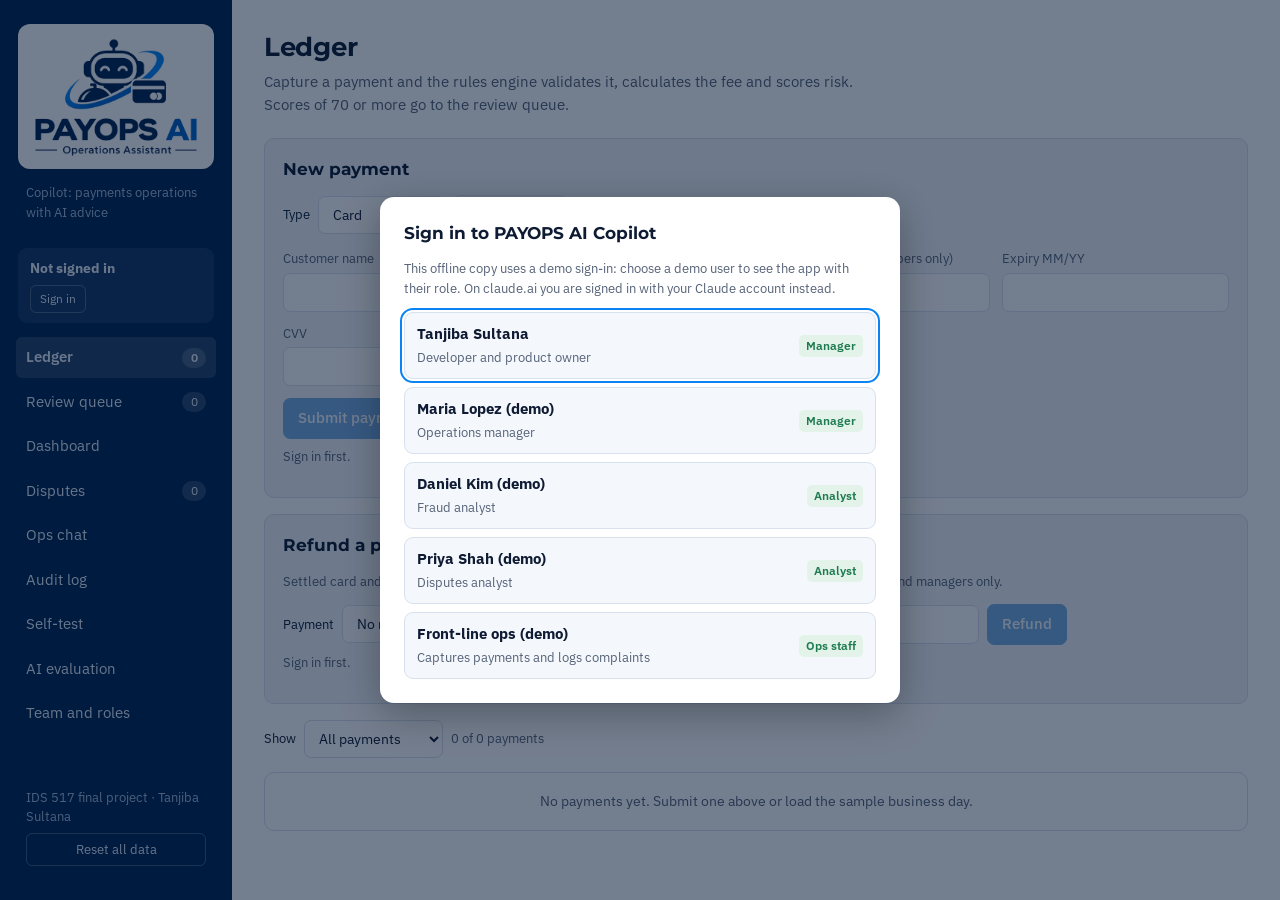
<file: index.html>
<!DOCTYPE html>
<html lang="en">
<head>
<meta charset="utf-8">
<meta name="viewport" content="width=device-width, initial-scale=1, viewport-fit=cover">
<title>PAYOPS AI Copilot</title>
<link rel="icon" type="image/png" href="[data-uri]">
<link rel="preconnect" href="https://fonts.googleapis.com">
<link rel="preconnect" href="https://fonts.gstatic.com" crossorigin>
<link href="https://fonts.googleapis.com/css2?family=IBM+Plex+Sans:wght@400;500;600;700&family=IBM+Plex+Mono:wght@400;500&family=Montserrat:wght@600;700&display=swap" rel="stylesheet">
<link rel="stylesheet" href="styles.css">

</head>
<body>
<div class="zip-warn" style="background:#FFF4D6;border:2px solid #C98A00;color:#3A2A00;padding:14px 18px;margin:12px;border-radius:8px;font:16px/1.5 Arial,sans-serif">
<b>This page opened without its style and code files.</b> You most likely opened index.html from inside the zip.<br>
Fix: close this tab, right-click the zip file &rarr; <b>Extract All</b>, open the extracted <b>PayOps_AI_Copilot_Source_Code</b> folder and double-click <b>index.html</b> there.<br>
Or double-click <b>PayOps_AI_Copilot_OneFile.html</b> (in the same folder), which works on its own.</div>
<div class="app">
<nav class="side" aria-label="Screens">
  <div class="brand-card"><img src="[data-uri]" width="440" height="320" alt="PAYOPS AI Operations Assistant logo"></div>
  <div class="brand-sub">Copilot: payments operations with AI advice</div>
  <img class="brand-mini" src="[data-uri]" width="128" height="90" alt="PAYOPS AI">
  <div class="whoami" id="whoami">Signing in…</div>
  <a href="#ledger" data-view="ledger">Ledger <span class="count" id="c-ledger">0</span></a>
  <a href="#review" data-view="review">Review queue <span class="count" id="c-review">0</span></a>
  <a href="#dashboard" data-view="dashboard">Dashboard</a>
  <a href="#disputes" data-view="disputes">Disputes <span class="count" id="c-disputes">0</span></a>
  <a href="#chat" data-view="chat">Ops chat</a>
  <a href="#audit" data-view="audit">Audit log</a>
  <a href="#tests" data-view="tests">Self-test</a>
  <a href="#eval" data-view="eval">AI evaluation</a>
  <a href="#team" data-view="team">Team and roles</a>
  <div class="side-foot">IDS 517 final project · Tanjiba Sultana
    <button type="button" id="reset">Reset all data</button>
  </div>
</nav>
<main>

<!-- ================= M1 Ledger (Tanjiba) ================= -->
<section id="v-ledger" data-section="ledger">
  <h1>Ledger</h1>
  <p class="lede">Capture a payment and the rules engine validates it, calculates the fee and scores risk. Scores of 70 or more go to the review queue.</p>
  <div class="panel" style="margin-bottom:16px">
    <h2>New payment</h2>
    <div class="toolbar">
      <label style="flex-direction:row;align-items:center;gap:8px;color:var(--text)">Type
        <select id="ptype"><option value="card">Card</option><option value="wallet">Mobile wallet</option><option value="bank">Bank transfer</option></select>
      </label>
      <button class="btn ghost" type="button" id="fill">Fill test data</button>
    </div>
    <form class="grid" id="pform" autocomplete="off"></form>
    <div class="toolbar" style="margin-top:12px;margin-bottom:0">
      <button class="btn" type="button" id="submit">Submit payment</button>
      <button class="btn ghost" type="button" id="sample">Load sample business day</button>
    </div>
    <p class="locked" id="submit-lock"></p>
    <div id="presult"></div>
  </div>
  <div class="panel" style="margin-bottom:16px">
    <h2>Refund a payment</h2>
    <p class="note">Settled card and wallet payments only; bank transfers cannot be refunded (RTP is irrevocable). Analysts and managers only.</p>
    <div class="toolbar" style="margin-top:10px;margin-bottom:0">
      <label style="flex-direction:row;align-items:center;gap:8px;color:var(--text)">Payment <select id="rf-payment"></select></label>
      <label style="flex-direction:row;align-items:center;gap:8px;color:var(--text)">Amount <input id="rf-amount" type="number" step="0.01" min="0" style="width:120px"></label>
      <label style="flex-direction:row;align-items:center;gap:8px;color:var(--text)">Reason <input id="rf-reason" placeholder="Item returned"></label>
      <button class="btn" type="button" id="rf-go">Refund</button>
    </div>
    <p class="locked" id="rf-lock"></p>
    <div id="rf-result"></div>
  </div>
  <div class="toolbar">
    <label style="flex-direction:row;align-items:center;gap:8px;color:var(--text)">Show <select id="ledger-filter"><option value="">All payments</option><option value="SETTLED">Settled</option><option value="PENDING_REVIEW">Pending review</option><option value="REJECTED">Rejected</option><option value="CONTESTED">Contested</option><option value="CHARGED_BACK">Charged back</option><option value="REFUNDED">Refunded</option></select></label>
    <span class="note" id="ledger-count"></span><span class="note" id="sync-note"></span>
  </div>
  <div class="table-wrap"><table id="ledger-table"></table></div>
</section>

<!-- ================= M2 Review queue ================= -->
<section id="v-review" data-section="review" hidden>
  <h1>Review queue</h1>
  <p class="lede">Held payments wait here, oldest first. Ask the AI copilot for a recommendation; you make the decision. Chargebacks always come here, to be accepted or contested.</p>
  <div class="panel" style="margin-bottom:16px">
    <h2>AI triage agent</h2>
    <p class="note">The agent works through every held payment on its own: for each one it calls the ledger tools (payment, customer history, risk rules, and the dispute playbook for chargebacks) and leaves a recommendation. It never approves or rejects; an analyst decides each payment.</p>
    <div class="toolbar" style="margin-top:10px;margin-bottom:0"><button class="btn ai" type="button" id="triage-go">Run triage agent on the whole queue</button><button class="btn ghost" type="button" id="triage-stop" hidden>Stop</button></div>
    <div class="status-line" id="triage-status"></div>
  </div>
  <div class="row">
    <div class="panel grow" id="next-panel"></div>
    <div class="panel" style="flex:1 1 300px">
      <h2>Waiting</h2>
      <ol class="list" id="queue-list"></ol>
      <h2 style="margin-top:18px">Decision history</h2>
      <p class="note" style="margin:-6px 0 4px">Reopen any decision whose payment hasn’t changed since; it goes back to the front of the queue.</p>
      <ul class="list" id="decision-list"></ul>
      <button class="btn ghost" type="button" id="undo" style="margin-top:10px">Undo last decision</button>
      <div id="undo-result"></div>
    </div>
  </div>
</section>

<!-- ================= M3 Dashboard ================= -->
<section id="v-dashboard" data-section="dashboard" hidden>
  <h1>Settlement dashboard</h1>
  <p class="lede">End-of-day totals by payment type. Chargebacks count as money leaving the business.</p>
  <div class="kpis" id="kpis"></div>
  <div class="row">
    <div class="panel grow"><h2>Gross settled by payment type</h2><div id="chart"></div></div>
    <div class="panel grow"><h2>Payments by hour</h2><div id="trend"></div></div>
    <div class="panel grow">
      <h2>End-of-day summary</h2>
      <p class="note">The AI reads the totals below and the held items, then writes a short brief for the ops manager.</p>
      <button class="btn ai" type="button" id="summary">Write AI summary</button>
      <div id="summary-out"></div>
    </div>
  </div>
  <div class="table-wrap" style="margin-top:16px"><table id="totals-table"></table></div>
  <div class="toolbar" style="margin-top:12px">
    <button class="btn ghost" type="button" id="export-tx">Export transactions CSV</button>
    <button class="btn ghost" type="button" id="export-audit">Export audit log CSV</button>
    <button class="btn ghost" type="button" id="export-report">Download end-of-day report</button>
    <span class="note" id="export-note"></span>
    <button class="btn ghost" type="button" id="drive-save" hidden>Save report to Google Drive</button>
  </div>
  <div class="note" id="drive-save-out" style="margin-top:6px"></div>
</section>

<!-- ================= M4 Disputes ================= -->
<section id="v-disputes" data-section="disputes" hidden>
  <h1>Disputes</h1>
  <p class="lede">Log a customer complaint against a settled card payment. The AI suggests a reason code and drafts the response; nothing is escalated until you approve.</p>
  <div class="row">
    <div class="panel grow">
      <h2>New dispute</h2>
      <label>Disputed card payment<select id="d-payment"></select></label>
      <label style="margin-top:10px">Customer complaint<textarea id="d-complaint" placeholder="Example: I ordered a desk lamp three weeks ago and it never arrived."></textarea></label>
      <div class="toolbar" style="margin-top:10px">
        <button class="btn ai" type="button" id="d-classify">Suggest reason code</button>
        <button class="btn ai" type="button" id="d-draft" disabled>Draft response</button>
      </div>
      <div class="toolbar" style="margin-top:8px;margin-bottom:0"><button class="btn ghost" type="button" id="d-drive" hidden>Find evidence in Google Drive</button></div>
      <div id="d-drive-out"></div>
      <div id="d-ai"></div>
      <div class="toolbar" style="margin-top:12px">
        <label style="flex-direction:row;align-items:center;gap:8px;color:var(--text)">Reason code
          <select id="d-code"></select>
        </label>
        <button class="btn" type="button" id="d-escalate">Approve and escalate</button>
      </div>
      <div id="d-result"></div>
    </div>
    <div class="panel" style="flex:1 1 300px"><h2>Escalated cases</h2><ul class="list" id="case-list"></ul></div>
  </div>
</section>

<!-- ================= Shared: Ops chat ================= -->
<section id="v-chat" data-section="chat" hidden>
  <h1>Ops chat</h1>
  <p class="lede">Ask about PayOps rules or today’s payments. The assistant looks up the ledger with its tools and calculates fees and risk with the rules engine, so every number comes from the app.</p>
  <div class="panel">
    <div class="chat" id="chat-log" aria-live="polite"></div>
    <div class="status-line" id="chat-status"></div>
    <form class="chat-form" id="chat-form">
      <input id="chat-input" placeholder="Why is WAL-0003 held? What is the fee on a $3,000 online international card payment?" autocomplete="off">
      <button class="btn ai" type="submit" id="chat-send">Ask</button>
    </form>
  </div>
</section>

<!-- ================= Shared: Audit log ================= -->
<section id="v-audit" data-section="audit" hidden>
  <h1>Audit log</h1>
  <p class="lede">Every user action and every AI recommendation, newest first.</p>
  <div class="toolbar"><label style="flex-direction:row;align-items:center;gap:8px;color:var(--text)">Show
    <select id="audit-filter"><option value="">All</option><option>PAYMENT</option><option>REVIEW</option><option>AI</option><option>DISPUTE</option><option>DRIVE</option><option>SYSTEM</option></select></label></div>
  <div class="table-wrap"><table id="audit-table"></table></div>
</section>

<!-- ================= Shared: built-in self-test ================= -->
<section id="v-tests" data-section="tests" hidden>
  <h1>Self-test</h1>
  <p class="lede">Runs every automated check on the rules engine, refunds, chargebacks, roles, Reopen and the duplicate guard, and compares each result with its expected answer. Your data is saved first and put back afterwards. AI features are tested live and are not part of this run.</p>
  <div class="toolbar">
    <button class="btn" type="button" id="run-tests">Run all tests</button>
    <button class="btn ghost" type="button" id="export-tests" disabled>Export results CSV</button>
    <span class="note" id="tests-note"></span>
  </div>
  <div class="kpis" id="tests-kpis"></div>
  <div class="table-wrap"><table id="tests-table"><tbody><tr><td class="empty">Click Run all tests. It takes about a second.</td></tr></tbody></table></div>
</section>
<!-- ================= Shared: automated AI evaluation (FR-20) ================= -->
<section id="v-eval" data-section="eval" hidden>
  <h1>AI evaluation</h1>
  <p class="lede">Asks the Ops chat agent the 12 HW8 test questions and scores each answer against the known correct value. Results are saved so the team can compare runs.</p>
  <div class="toolbar">
    <button class="btn ai" type="button" id="eval-go">Run AI evaluation</button>
    <button class="btn ghost" type="button" id="eval-stop" hidden>Stop</button>
    <button class="btn ghost" type="button" id="eval-export" disabled>Export results CSV</button>
  </div>
  <p class="locked" id="eval-lock"></p>
  <div class="status-line" id="eval-status"></div>
  <div class="kpis" id="eval-kpis"></div>
  <div class="table-wrap"><table id="eval-table"><tbody><tr><td class="empty">Click Run AI evaluation. Each question takes a few seconds.</td></tr></tbody></table></div>
  <h2 style="margin-top:18px">Past runs</h2>
  <ul class="list" id="eval-history"></ul>
</section>

<!-- ================= Shared: team and roles (FR-18) ================= -->
<section id="v-team" data-section="team" hidden>
  <h1>Team and roles</h1>
  <p class="lede">Who can do what. Ops staff capture payments and log disputes; analysts decide held payments, refunds, chargebacks and reopens; managers can do everything and manage roles. Nobody can approve a payment they captured themselves (maker-checker).</p>
  <div class="panel" id="team-panel"></div>
  <h2 style="margin-top:18px">Permissions</h2>
  <div class="table-wrap"><table id="perm-table"></table></div>
</section>

<div class="signin" id="signin" hidden role="dialog" aria-modal="true" aria-labelledby="signin-title">
  <div class="box">
    <h2 id="signin-title">Sign in to PAYOPS AI Copilot</h2>
    <p class="note">This offline copy uses a demo sign-in: choose a demo user to see the app with their role. On claude.ai you are signed in with your Claude account instead.</p>
    <div class="users" id="signin-users"></div>
  </div>
</div>
</main>
</div>
<script src="js/01-core.js"></script>
<script src="js/02-signin-roles.js"></script>
<script src="js/03-m1-rules-engine.js"></script>
<script src="js/04-ai-gateway.js"></script>
<script src="js/05-m2-fraud-copilot.js"></script>
<script src="js/06-m3-dashboard.js"></script>
<script src="js/07-m4-disputes.js"></script>
<script src="js/08-ui-rendering.js"></script>
<script src="js/09-screen-events.js"></script>
<script src="js/10-google-drive-mcp.js"></script>
<script src="js/11-ops-chat.js"></script>
<script src="js/12-self-test.js"></script>
<script src="js/13-ai-evaluation.js"></script>
<script src="js/14-app.js"></script>
</body>
</html>
</file>
<file: styles.css>
/* PAYOPS AI Copilot styles (light and dark mode) */
:root{
  --ink:#002353; --ink-2:#0068CE; --paper:#FFFFFF; --surface:#F4F7FB; --line:#D8E1EE;
  --text:#0E1B33; --muted:#566278; --settled:#1E7A4F; --held:#A8650F; --rejected:#B42318;
  --ai:#6B46C1; --ai-bg:#F2EDFC; --focus:#0A84F5; --nav-text:#E8EEF8; --nav-muted:#A9BCD9;
  --chip-settled:#E3F3EA; --chip-held:#FBEFD9; --chip-rejected:#FBE4E2; --chip-cb:#ECE8F7;
  color-scheme:light;
  box-sizing:border-box; padding-top:env(safe-area-inset-top,0px); padding-bottom:env(safe-area-inset-bottom,0px);
}
@media (prefers-color-scheme:dark){
  :root:not([data-theme="light"]){
    --ink:#061733; --ink-2:#2F86E8; --paper:#0F1726; --surface:#16213A; --line:#27355A;
    --text:#E3E9F4; --muted:#9AA8C2; --settled:#5BC08C; --held:#E3A548; --rejected:#F07B70;
    --ai:#B9A4F5; --ai-bg:#241D3F; --focus:#5AA9FF; --nav-text:#E8EEF8; --nav-muted:#8FA3C4;
    --chip-settled:#1D3A2B; --chip-held:#3D2F17; --chip-rejected:#3F201E; --chip-cb:#2B2742;
    color-scheme:dark;
  }
}
:root[data-theme="dark"]{
  --ink:#061733; --ink-2:#2F86E8; --paper:#0F1726; --surface:#16213A; --line:#27355A;
  --text:#E3E9F4; --muted:#9AA8C2; --settled:#5BC08C; --held:#E3A548; --rejected:#F07B70;
  --ai:#B9A4F5; --ai-bg:#241D3F; --focus:#5AA9FF; --nav-text:#E8EEF8; --nav-muted:#8FA3C4;
  --chip-settled:#1D3A2B; --chip-held:#3D2F17; --chip-rejected:#3F201E; --chip-cb:#2B2742;
  color-scheme:dark;
}
html{scroll-padding-top:env(safe-area-inset-top,0px)}
*,*::before,*::after{box-sizing:border-box}
body{margin:0;background:var(--paper);color:var(--text);font:15px/1.5 "IBM Plex Sans",system-ui,-apple-system,"Segoe UI",Arial,sans-serif;font-variant-numeric:tabular-nums}
button,input,select,textarea{font:inherit;color:inherit}
:focus-visible{outline:2px solid var(--focus);outline-offset:2px}
.app{display:grid;grid-template-columns:232px 1fr;min-height:100vh}
nav.side{background:var(--ink);color:var(--nav-text);padding:24px 16px;display:flex;flex-direction:column;gap:4px;position:sticky;top:env(safe-area-inset-top,0px);height:100vh;overflow-y:auto;overscroll-behavior:contain}
.brand-card{background:#fff;border-radius:12px;padding:14px 16px 12px;margin:0 2px 8px}
.brand-card img{display:block;width:100%;height:auto;max-height:130px;object-fit:contain}
nav.side>*{flex-shrink:0}
@media (min-width:821px) and (max-height:820px){nav.side{padding:14px 14px}.brand-card{padding:8px 10px;margin-bottom:6px}.brand-card img{max-height:80px}.brand-sub{display:none}nav.side a{padding:7px 10px}}
.brand-mini{display:none}
h1,h2,.kpi .v{font-family:Montserrat,"IBM Plex Sans",system-ui,Arial,sans-serif}
.brand-sub{color:var(--nav-muted);font-size:13px;padding:2px 10px 18px}
nav.side a{color:var(--nav-text);text-decoration:none;padding:9px 10px;border-radius:6px;display:flex;justify-content:space-between;align-items:center}
nav.side a:hover{background:rgba(255,255,255,.07)}
nav.side a[aria-current="page"]{background:rgba(255,255,255,.14);font-weight:600}
.count{font-size:12px;background:rgba(255,255,255,.16);border-radius:10px;padding:1px 8px;min-width:24px;text-align:center}
.side-foot{margin-top:auto;font-size:12.5px;color:var(--nav-muted);padding:10px}
.side-foot button{background:none;border:1px solid rgba(255,255,255,.25);color:var(--nav-text);border-radius:6px;padding:6px 10px;cursor:pointer;margin-top:8px;width:100%}
main{padding:28px 32px 48px;max-width:1180px;width:100%}
h1{font-size:26px;margin:0 0 4px;letter-spacing:-.01em}
.lede{color:var(--muted);margin:0 0 22px;max-width:70ch}
h2{font-size:17px;margin:0 0 12px}
.row{display:flex;gap:16px;flex-wrap:wrap;align-items:flex-start}
.panel{background:var(--surface);border:1px solid var(--line);border-radius:10px;padding:18px}
.grow{flex:1 1 360px;min-width:0}
.btn{border:1px solid var(--ink-2);background:var(--ink-2);color:#fff;border-radius:7px;padding:8px 14px;cursor:pointer;font-weight:500}
.btn:hover{filter:brightness(1.08)}
.btn.ghost{background:transparent;color:var(--text);border-color:var(--line)}
.btn.danger{background:var(--rejected);border-color:var(--rejected)}
.btn.ai{background:var(--ai);border-color:var(--ai);color:#fff}
.btn:disabled{opacity:.5;cursor:not-allowed}
:root[data-theme="dark"] .btn.ai{color:#141C1B}
@media (prefers-color-scheme:dark){:root:not([data-theme="light"]) .btn.ai{color:#141C1B}}
.toolbar{display:flex;gap:8px;flex-wrap:wrap;margin-bottom:14px;align-items:center}
.table-wrap{overflow-x:auto;border:1px solid var(--line);border-radius:10px}
table{border-collapse:collapse;width:100%;font-size:14px}
th,td{text-align:left;padding:8px 10px;border-bottom:1px solid var(--line);white-space:nowrap}
th{font-weight:600;background:var(--surface);position:sticky;top:0}
td.num,th.num{text-align:right}
tr:last-child td{border-bottom:none}
.id{font-family:"IBM Plex Mono",ui-monospace,Menlo,monospace;font-size:13px}
.chip{display:inline-block;font-size:12px;font-weight:600;border-radius:5px;padding:2px 7px}
.st-SETTLED{background:var(--chip-settled);color:var(--settled)}
.st-PENDING_REVIEW{background:var(--chip-held);color:var(--held)}
.st-REJECTED{background:var(--chip-rejected);color:var(--rejected)}
.st-CHARGED_BACK{background:var(--chip-cb);color:var(--ai)}
.risk{font-weight:600}.risk.hi{color:var(--rejected)}.risk.md{color:var(--held)}
form.grid{display:grid;grid-template-columns:repeat(auto-fill,minmax(180px,1fr));gap:12px}
label{display:flex;flex-direction:column;gap:4px;font-size:13px;color:var(--muted)}
label.check{flex-direction:row;align-items:center;gap:8px;color:var(--text);font-size:14px}
input,select,textarea{background:var(--paper);border:1px solid var(--line);border-radius:7px;padding:8px 10px;font-size:14px;color:var(--text)}
textarea{min-height:96px;resize:vertical;width:100%}
.result{margin-top:12px;padding:10px 12px;border-radius:7px;font-size:14px}
.result.ok{background:var(--chip-settled);color:var(--settled)}
.result.warn{background:var(--chip-held);color:var(--held)}
.result.err{background:var(--chip-rejected);color:var(--rejected)}
.ai-card{background:var(--ai-bg);border:1px solid var(--ai);border-radius:10px;padding:14px 16px;margin-top:12px}
.ai-card .who{color:var(--ai);font-weight:600;font-size:13px;margin-bottom:6px}
.ai-card ul{margin:6px 0 0;padding-left:20px}
.dl{display:grid;grid-template-columns:max-content 1fr;gap:4px 14px;font-size:14px;margin:0}
.dl dt{color:var(--muted)}.dl dd{margin:0}
.kpis{display:grid;grid-template-columns:repeat(auto-fit,minmax(170px,1fr));gap:12px;margin-bottom:16px}
.kpi{background:var(--surface);border:1px solid var(--line);border-radius:10px;padding:14px 16px}
.kpi .v{font-size:26px;font-weight:700;letter-spacing:-.01em}
.kpi .l{color:var(--muted);font-size:13px}
.empty{color:var(--muted);padding:18px;text-align:center}
.chat{display:flex;flex-direction:column;gap:10px;max-height:56vh;overflow-y:auto;padding:4px 2px 8px}
.msg{max-width:78ch;padding:10px 14px;border-radius:10px;white-space:pre-wrap}
.msg.me{align-self:flex-end;background:var(--ink-2);color:#fff}
.msg.bot{align-self:flex-start;background:var(--ai-bg);border:1px solid var(--ai)}
.chat-form{display:flex;gap:8px;margin-top:10px}
.chat-form input{flex:1}
.note{font-size:13px;color:var(--muted)}
.status-line{font-size:13px;color:var(--ai);margin-top:8px;min-height:18px}
.list{list-style:none;margin:0;padding:0}
.list li{padding:8px 0;border-bottom:1px solid var(--line);font-size:14px}
.list li:last-child{border-bottom:none}
#decision-list{max-height:340px;overflow-y:auto}
.btn.small{padding:4px 10px;font-size:13px}
.reopen-form{display:flex;gap:6px;flex-wrap:wrap;margin-top:6px}
.reopen-form input{flex:1 1 140px;padding:5px 8px}
section[hidden]{display:none}
@media (max-width:820px){
  .app{grid-template-columns:minmax(0,1fr)}
  nav.side{position:sticky;top:0;height:auto;flex-direction:row;overflow-x:auto;overflow-y:hidden;padding:10px 12px;gap:4px;z-index:10;padding-top:calc(10px + env(safe-area-inset-top,0px));top:0}
  .brand-card,.brand-sub,.side-foot{display:none}
  .brand-mini{display:block;flex:0 0 auto;width:52px;height:38px;object-fit:contain;background:#fff;border-radius:8px;padding:3px 5px;margin-right:6px;align-self:center}
  nav.side a{white-space:nowrap}
  main{padding:20px 16px 40px}
  body::before{content:"";position:fixed;inset:0 0 auto;height:env(safe-area-inset-top,0px);z-index:11;background:var(--ink)}
}
@media (prefers-reduced-motion:reduce){*{transition:none!important}}
.whoami{margin:4px 2px 10px;padding:10px 12px;border-radius:9px;background:rgba(255,255,255,.08);font-size:12.5px;color:var(--nav-muted)}
.whoami b{display:block;font-size:14px;color:var(--nav-text)}
.whoami .role{display:inline-block;font-size:11.5px;font-weight:600;border-radius:5px;padding:1px 7px;background:rgba(255,255,255,.18);color:var(--nav-text);margin:3px 0}
.whoami button{margin-top:6px;background:none;border:1px solid rgba(255,255,255,.25);color:var(--nav-text);border-radius:6px;padding:4px 9px;cursor:pointer;font-size:12px}
.signin{position:fixed;inset:0;background:rgba(0,20,50,.55);display:flex;align-items:center;justify-content:center;z-index:50;padding:16px}
.signin[hidden]{display:none}
.signin .box{background:var(--paper);color:var(--text);border-radius:14px;max-width:520px;width:100%;padding:24px;box-shadow:0 10px 40px rgba(0,0,0,.3)}
.signin .users{display:grid;gap:8px;margin:14px 0 0}
.signin .users button{display:flex;justify-content:space-between;align-items:center;gap:10px;text-align:left;border:1px solid var(--line);background:var(--surface);border-radius:9px;padding:10px 12px;cursor:pointer;color:var(--text)}
.signin .users button:hover{border-color:var(--ink-2)}
.locked{font-size:13px;color:var(--muted);margin-top:8px}
.badge-ai{display:inline-block;font-size:11.5px;font-weight:600;border-radius:5px;padding:1px 6px;background:var(--ai-bg);color:var(--ai);border:1px solid var(--ai)}
.st-CONTESTED{background:var(--chip-cb);color:var(--ai)}
.st-REFUNDED{background:var(--surface);color:var(--muted);border:1px solid var(--line)}
.ok-mark{color:var(--settled);font-weight:700}
.whoami .preview{display:flex;flex-direction:column;gap:3px;margin-top:8px;font-size:12px;color:var(--nav-muted)}
.whoami select{font-size:12.5px;padding:4px 6px;border-radius:6px}
.whoami .preview-on{display:block;margin-top:6px;color:#F2C46D;font-size:12px}

.zip-warn{display:none!important}
</file>
